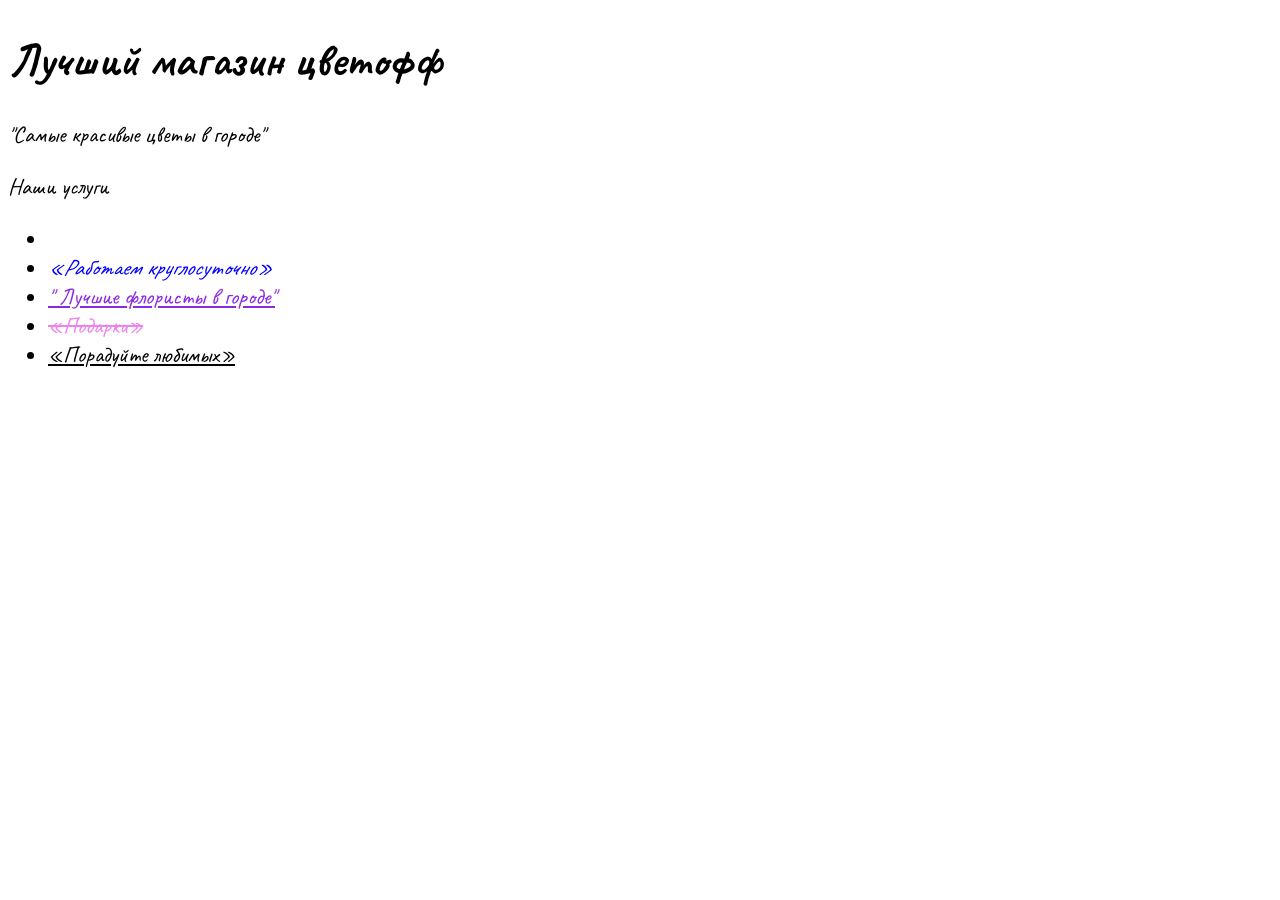
<file: index.HTML>
<!DOCTYPE html>
<html lang="ru">
<head>
    <meta charset="UTF-8">
    <meta name="viewport" content="width=device-width, initial-scale=1.0">
    <meta name="keywords" content="цветы, доставка цветов, букет, букетик">
    <meta name="description" content="лучшие свежие цветы, подарите Эмоции">
    <title>Магазин цветов</title>
    <style>
        @import url('https://fonts.googleapis.com/css2?family=Caveat:wght@400;700&display=swap');
        body {

            font-family: 'Caveat';
            font-size: 23px;
            background-image: url("https://img.freepik.com/premium-photo/soft-focused-macro-snowdrops-spring-first-oniony-beautiful-group-blooming-white-flowers-good_106630-1910.jpg");
            background-size: cover;
        }
    </style>
</head>
<body>
    <header>
        <h1>
           Лучший магазин цветофф
        </h1>
        <p>"Самые красивые цветы в городе"</p>
    </header>

<p>Наши услуги</p>
    <ul>
        <li>
            <b style="color:white">"Быстрая доставка"</b>
        </li>
        <li>
            <i style="color: blue">«Работаем круглосуточно»</i>
        </li>
        <li>
            <u style="color:blueviolet">" Лучшие флористы в городе"</u>
        </li>
        <li>
            <s style="color:violet" >«Подарки»</s>
        </li>
        <li><u>«Порадуйте любимых»</u></li>
    </ul>
</body>
</html>
</file>
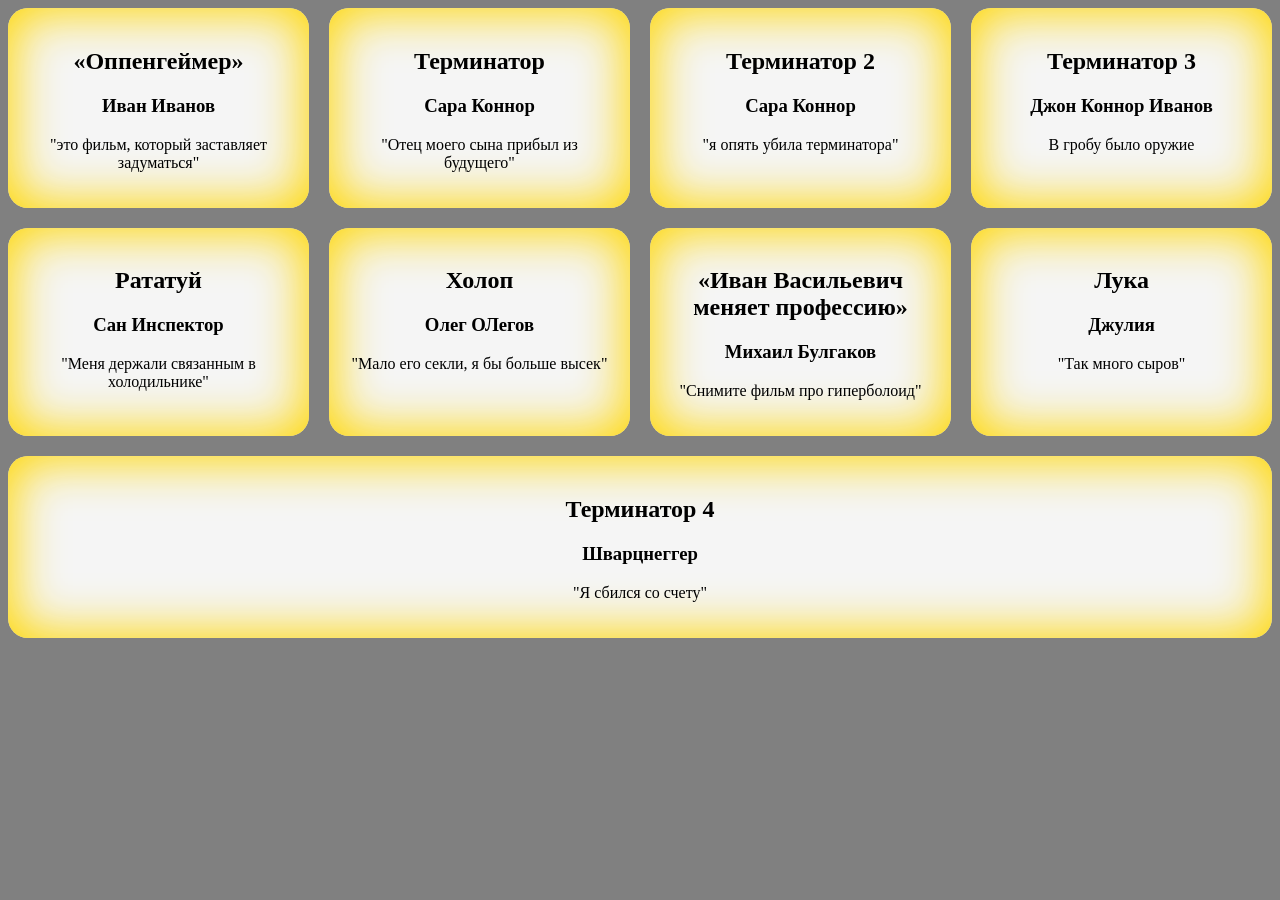
<file: h-w12.html>
<!DOCTYPE html>
<html lang="en">
<head>
    <meta charset="UTF-8">
    <meta name="viewport" content="width=device-width, initial-scale=1.0">
    <title>Отзывы о фильмах</title>
    <link rel="stylesheet" href="h-w12.css">

</head>
<body>
    <div class="films">
        <div class="card">
            <h2>«Оппенгеймер»</h2>
            <h3>Иван Иванов</h3>
            <p> "это фильм, который заставляет задуматься"</p>
        </div>
        <div class="card">
            <h2>Терминатор</h2>
            <h3>Сара Коннор</h3>
            <p> "Отец моего сына прибыл из будущего"</p>
        </div>
        <div class="card">
            <h2>Терминатор 2 </h2>
            <h3>Сара Коннор</h3>
            <p> "я опять убила терминатора"</p>
        </div>
        <div class="card">
            <h2>Терминатор 3</h2>
            <h3>Джон Коннор Иванов</h3>
            <p> В гробу было оружие</p>
        </div>
        <div class="card">
            <h2>Рататуй</h2>
            <h3>Сан Инспектор</h3>
            <p> "Меня держали связанным в холодильнике"</p>
        </div>
        <div class="card">
            <h2>Холоп</h2>
            <h3>Олег ОЛегов</h3>
            <p> "Мало его секли, я бы больше высек"</p>
        </div>
        <div class="card">
            <h2>«Иван Васильевич меняет профессию»</h2>
            <h3>Михаил Булгаков</h3>
            <p> "Снимите фильм про гиперболоид"</p>
        </div>
        <div class="card">
            <h2>Лука</h2>
            <h3>Джулия</h3>
            <p> "Так много сыров"</p>
        </div>
        <div class="card">
            <h2>Терминатор 4 </h2>
            <h3>Шварцнеггер</h3>
            <p> "Я сбился со счету"</p>
        </div>
    </div>
</body>
</html>
</file>
<file: h-w12.css>
body{
    background-color:gray;
}
.films{
    display: flex;
    gap:20px;
    flex-direction:row;
    flex-wrap:wrap;

    align-content: stretch;
}
.card{
    flex:1 1 250px;
    background-color: whitesmoke;
    border-radius:20px;
    padding: 20px;
    box-shadow: inset 0 0 50px 5px gold;
    text-align: center;
    }
.card:hover{
    transition: 0.2s;
    box-shadow: 0 0 30px gold;
    transform: scale(1.01) rotate(2deg);
}
</file>
